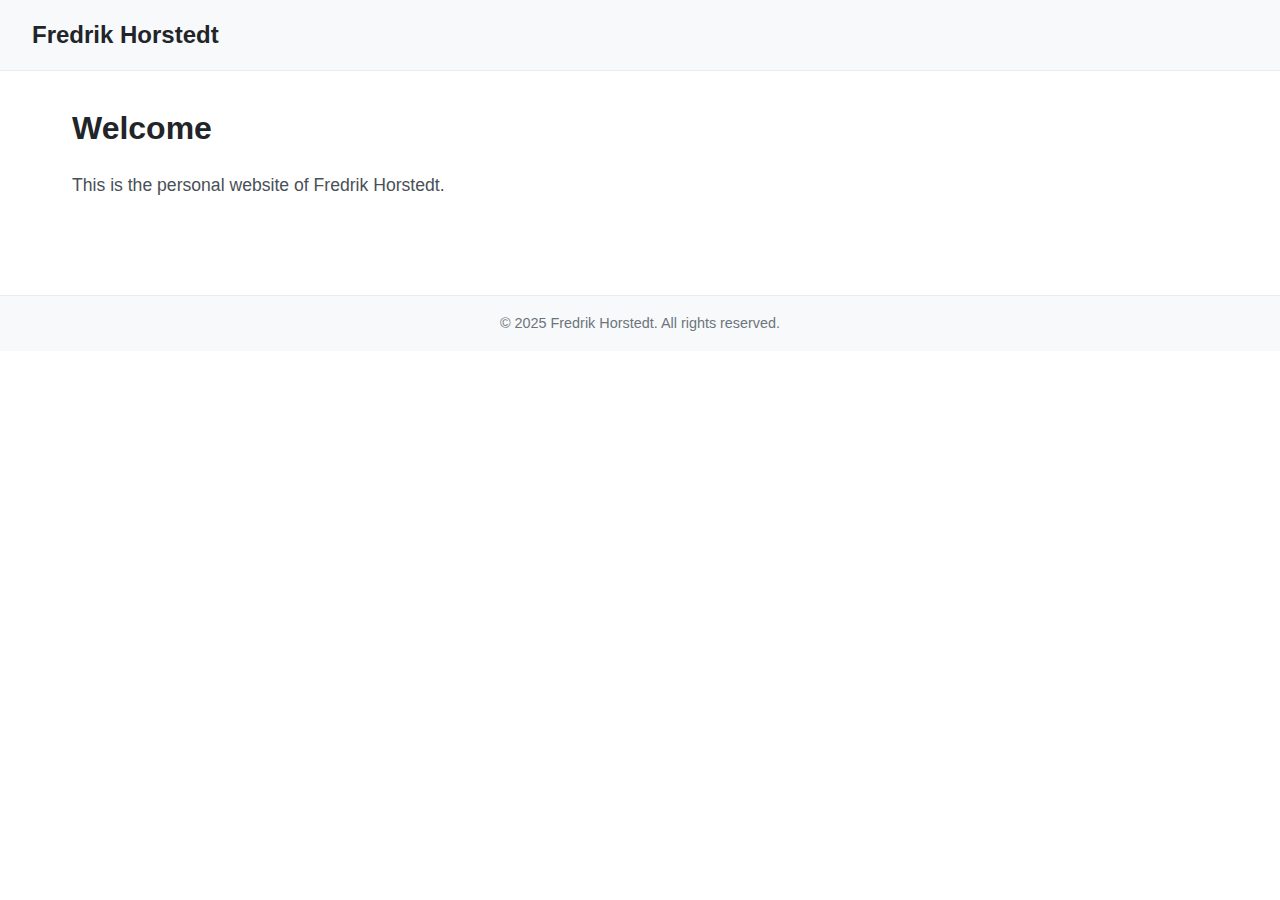
<file: index.html>
<!DOCTYPE html>
<html lang="en">
<head>
    <meta charset="UTF-8">
    <meta name="viewport" content="width=device-width, initial-scale=1.0">
    <meta name="description" content="Fredrik Horstedt's personal website">
    <title>Fredrik Horstedt</title>
    <link rel="stylesheet" href="resources/styles/main.css">
</head>
<body>
    <header>
        <nav>
            <h1>Fredrik Horstedt</h1>
        </nav>
    </header>
    
    <main>
        <section id="welcome">
            <h2>Welcome</h2>
            <p>This is the personal website of Fredrik Horstedt.</p>
        </section>
    </main>
    
    <footer>
        <p>&copy; 2025 Fredrik Horstedt. All rights reserved.</p>
    </footer>
    
    <script src="resources/scripts/main.js"></script>
</body>
</html>
</file>
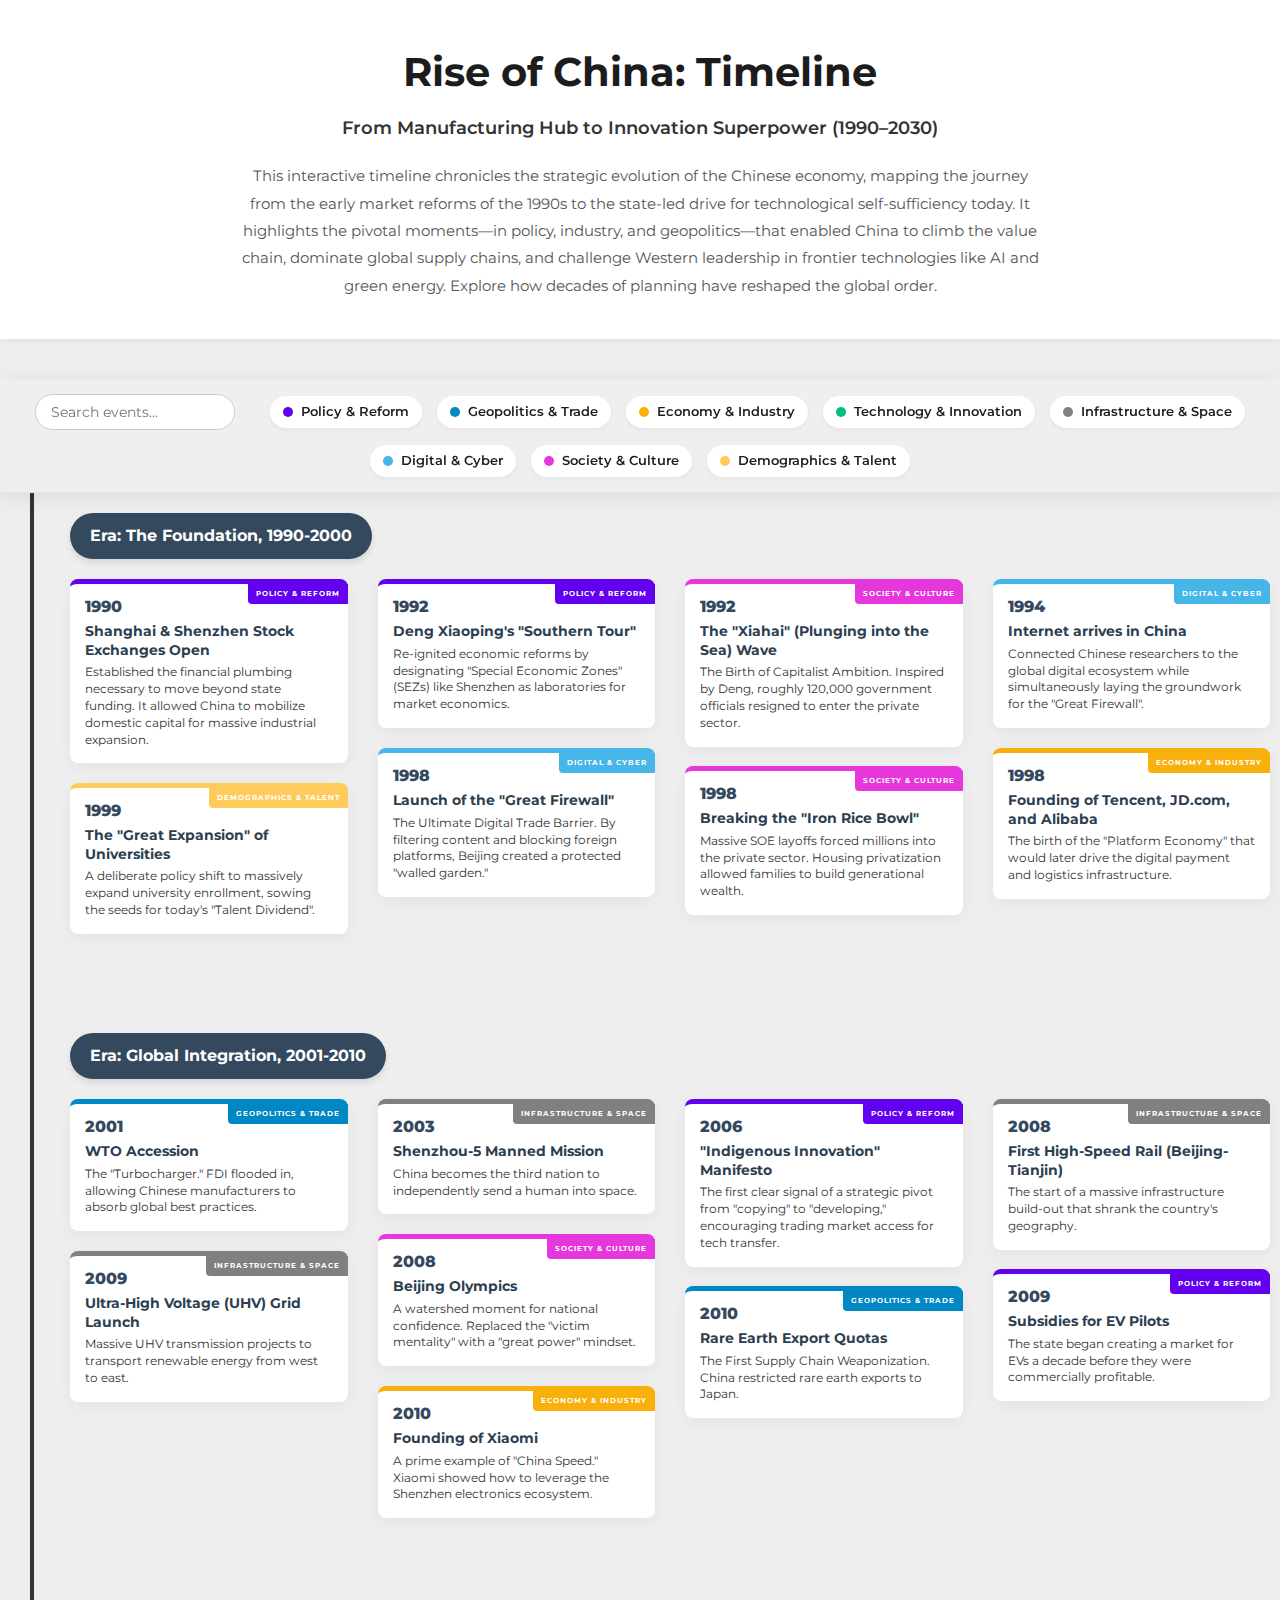
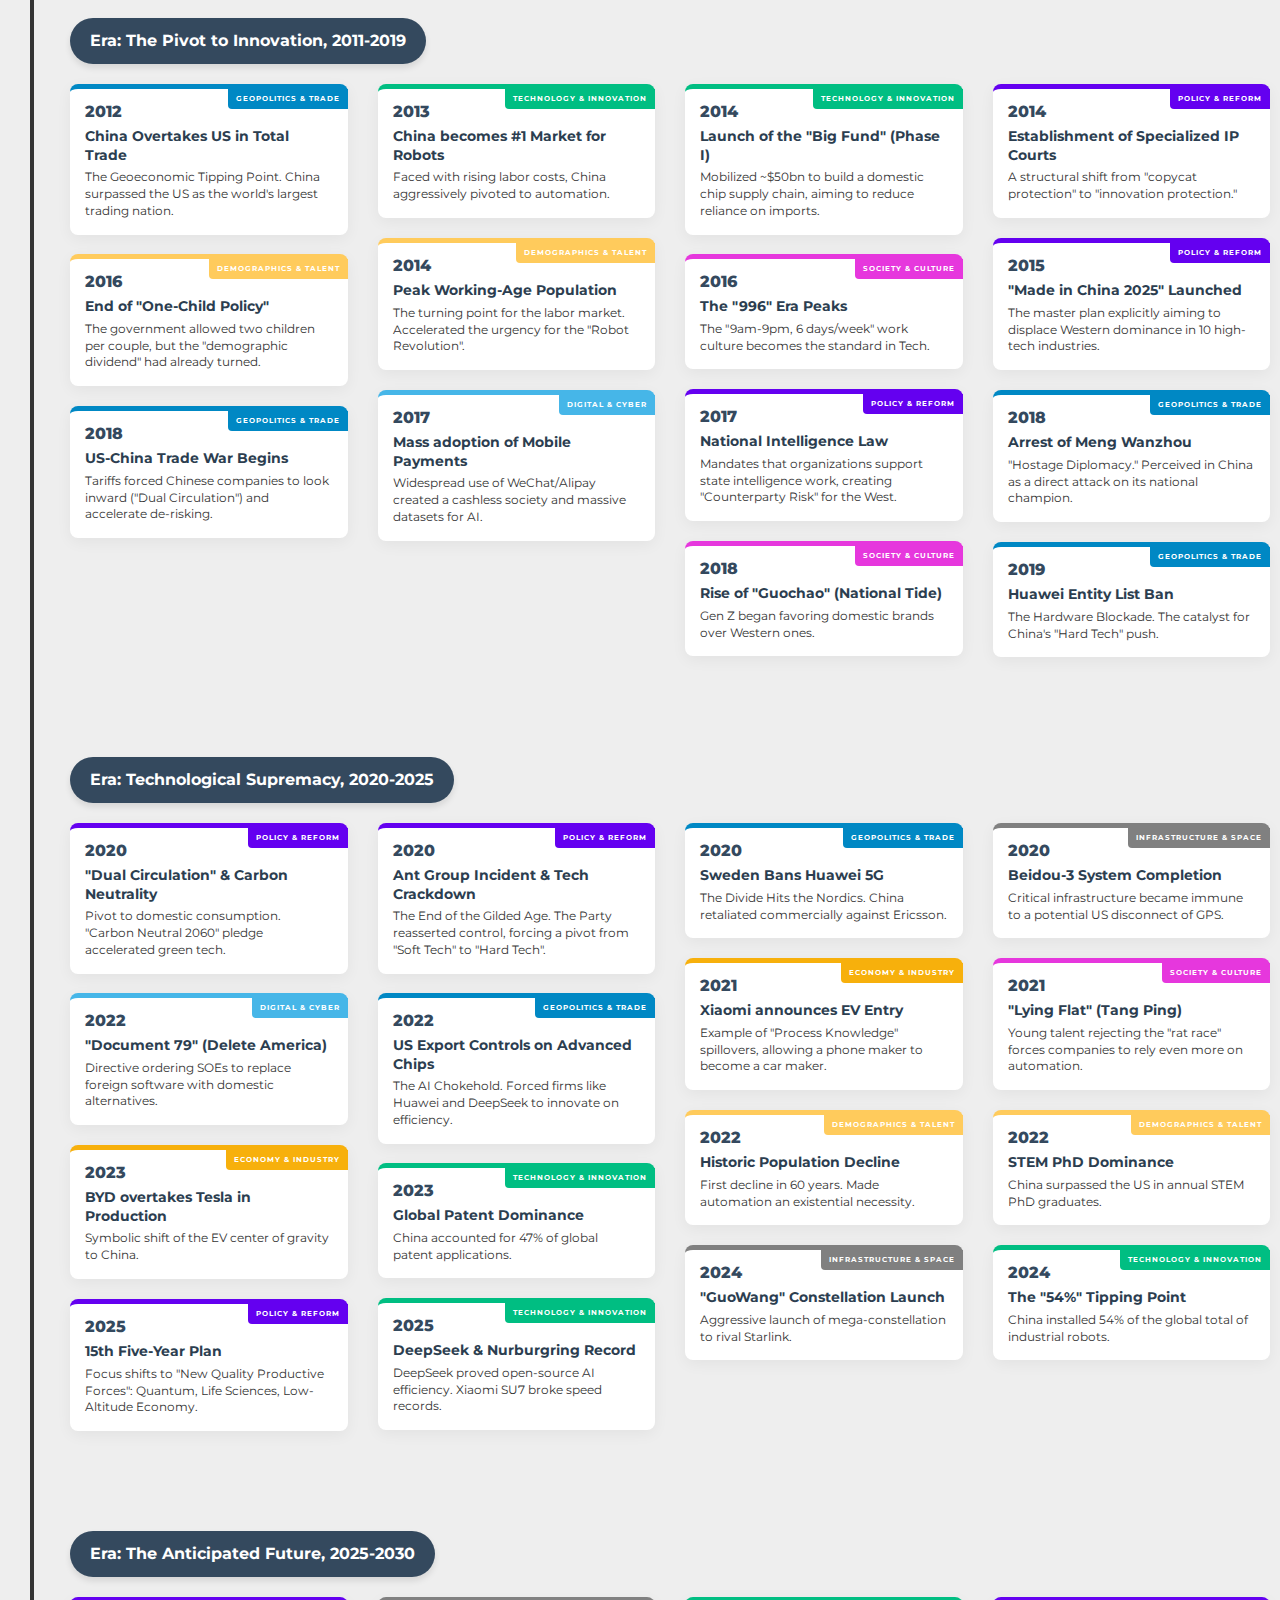
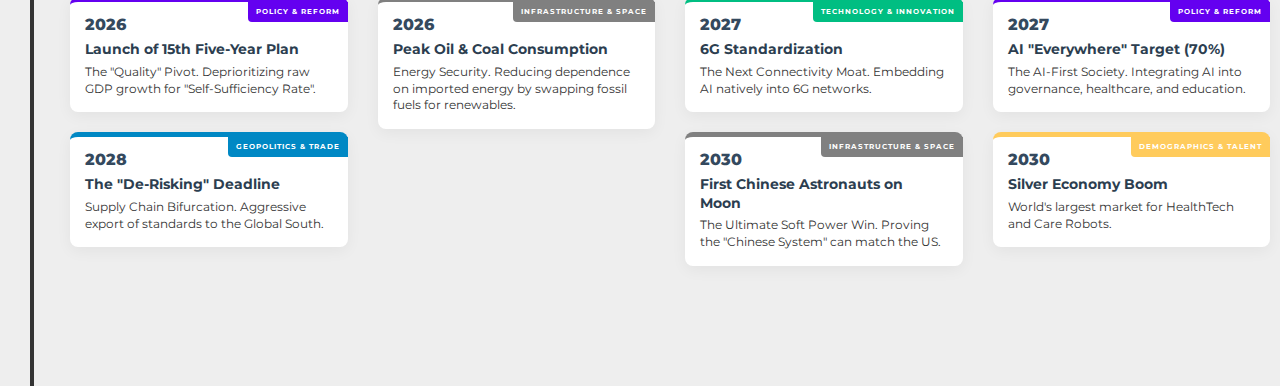
<file: china-timeline.html>
<!DOCTYPE html>
<html lang="en">
<head>
    <meta charset="UTF-8">
    <meta name="viewport" content="width=device-width, initial-scale=1.0">
    <title>Timeline: The Rise of China</title>
    <link rel="preconnect" href="https://fonts.googleapis.com">
    <link rel="preconnect" href="https://fonts.gstatic.com" crossorigin>
    <link href="https://fonts.googleapis.com/css2?family=Montserrat:wght@300;400;600;700&display=swap" rel="stylesheet">
    <link rel="stylesheet" href="resources/styles/china-timeline.css">
</head>
<body>

<header>
    <h1>Rise of China: Timeline</h1>
    <p class="subtitle">From Manufacturing Hub to Innovation Superpower (1990–2030)</p>
    <p class="intro-text">
        This interactive timeline chronicles the strategic evolution of the Chinese economy, mapping the journey from the early market reforms of the 1990s to the state-led drive for technological self-sufficiency today. It highlights the pivotal moments—in policy, industry, and geopolitics—that enabled China to climb the value chain, dominate global supply chains, and challenge Western leadership in frontier technologies like AI and green energy. Explore how decades of planning have reshaped the global order.
    </p>
</header>

<div class="legend" id="legend">
    <div class="search-container">
        <input type="text" id="searchInput" class="search-input" placeholder="Search events...">
    </div>
    <!-- Legend items injected by JS -->
</div>

<div class="timeline-container" id="timeline">
    <!-- Timeline content injected by JS -->
</div>

<script src="resources/scripts/china-timeline.js" defer></script>

</body>
</html>
</file>
<file: resources/styles/china-timeline.css>
:root {
    --bg-color: #EEEEEE;
    --text-color: #1C1C1C;
    --line-color: #333333;
    --card-bg: #FFFFFF;
    --col-policy: #6400f0;
    --col-geopolitics: #0088c4;
    --col-economy: #f7b00c;
    --col-tech: #00be82;
    --col-infra: #808080;
    --col-digital: #46b6e8;
    --col-society: #e637dd;
    --col-demographics: #ffcb5c;
}

* {
    box-sizing: border-box;
}

body {
    font-family: 'Montserrat', sans-serif;
    background-color: var(--bg-color);
    color: var(--text-color);
    margin: 0;
    padding: 0;
    line-height: 1.6;
}

header {
    text-align: center;
    padding: 40px 20px;
    background-color: #FFFFFF;
    box-shadow: 0 2px 5px rgba(0,0,0,0.05);
    margin-bottom: 40px;
}

h1 {
    margin: 0;
    font-size: 2.5rem;
    color: #1C1C1C;
}

p.subtitle {
    color: #333333;
    max-width: 800px;
    margin: 10px auto 0;
    font-size: 1.1rem;
    font-weight: 600;
}

p.intro-text {
    color: #555555;
    max-width: 800px;
    margin: 20px auto 0;
    font-size: 0.95rem;
    line-height: 1.8;
}

.legend {
    display: flex;
    flex-wrap: wrap;
    justify-content: center;
    align-items: center;
    gap: 15px;
    padding: 15px 20px;
    width: 100%;
    background: rgba(238, 238, 238, 0.95);
    backdrop-filter: blur(10px);
    position: sticky;
    top: 0;
    z-index: 2000;
    box-shadow: 0 4px 20px rgba(0,0,0,0.08);
    border-bottom: 1px solid rgba(0,0,0,0.05);
    transition: all 0.3s ease;
}

.search-container {
    margin-right: 20px;
    position: relative;
}

.search-input {
    padding: 8px 15px;
    border-radius: 20px;
    border: 1px solid #ccc;
    font-family: 'Montserrat', sans-serif;
    font-size: 0.9rem;
    width: 200px;
    transition: width 0.3s ease, border-color 0.3s ease;
    outline: none;
}

.search-input:focus {
    width: 250px;
    border-color: #333;
}

.legend-item {
    display: flex;
    align-items: center;
    font-size: 0.8rem;
    font-weight: 600;
    cursor: pointer;
    transition: all 0.3s ease;
    user-select: none;
    padding: 5px 12px;
    border-radius: 20px;
    background: #fff;
    box-shadow: 0 2px 4px rgba(0,0,0,0.05);
    border: 1px solid transparent;
}

.legend-item:hover {
    transform: translateY(-2px);
    box-shadow: 0 4px 8px rgba(0,0,0,0.1);
}

.legend-item.inactive {
    opacity: 0.4;
    background: transparent;
    box-shadow: none;
    transform: scale(0.95);
    color: #999;
    border: 1px solid #ddd;
}

.legend-item.inactive .legend-dot {
    background-color: #ccc !important;
}

.legend-dot {
    width: 10px;
    height: 10px;
    border-radius: 50%;
    margin-right: 8px;
}

.timeline-container {
    max-width: 100%;
    margin: 0;
    padding: 20px 0 20px 50px;
    position: relative;
}

.timeline-container::before {
    content: '';
    position: absolute;
    top: 0;
    bottom: 0;
    left: 30px;
    width: 4px;
    background: var(--line-color);
    transform: none;
    z-index: 0;
}

.era-section {
    position: relative;
    margin-bottom: 40px;
    z-index: 1;
    width: 100%;
    transition: z-index 0s;
}

.era-section:has(.timeline-item:hover) {
    z-index: 1500;
}

.era-title {
    text-align: left;
    margin-bottom: 20px;
    z-index: 2;
    padding-left: 20px;
    width: 100%;
    position: relative;
}

.era-title span {
    background: #34495e;
    color: #fff;
    padding: 10px 20px;
    border-radius: 30px;
    display: inline-block;
    font-size: 1rem;
    font-weight: bold;
    box-shadow: 0 4px 6px rgba(0,0,0,0.1);
}

.timeline-item {
    position: absolute;
    width: 25%;
    padding-bottom: 20px;
    box-sizing: border-box;
    padding-left: 20px;
    padding-right: 10px;
    transition: top 0.6s cubic-bezier(0.25, 1, 0.5, 1), left 0.6s cubic-bezier(0.25, 1, 0.5, 1), opacity 0.4s ease, transform 0.4s ease;
    opacity: 1;
    transform: scale(1);
    z-index: 1;
}

.timeline-item:hover {
    z-index: 100;
}

.timeline-item.hidden {
    opacity: 0;
    pointer-events: none;
    transform: scale(0.8);
    z-index: -1;
}

.timeline-item:nth-child(n) {
    grid-column: auto;
    margin: 0;
    text-align: left;
}

.timeline-content {
    background: var(--card-bg);
    padding: 10px 15px 15px 15px;
    border-radius: 8px;
    box-shadow: 0 4px 15px rgba(0,0,0,0.05);
    position: relative;
    transition: transform 0.3s ease;
    border-top: 5px solid #333;
    width: 100%;
    margin: 0;
}

.timeline-content::before {
    display: none;
}

@media (max-width: 768px) {
    .timeline-container {
        padding-left: 0;
    }

    .timeline-container::before {
        left: 30px;
    }

    .era-section {
        display: flex;
        flex-direction: column;
        height: auto !important;
    }

    .timeline-item {
        position: relative !important;
        width: 100%;
        top: auto !important;
        left: auto !important;
        padding-left: 70px !important;
        padding-right: 0 !important;
        margin-bottom: 20px;
    }
}

.year {
    font-size: 1rem;
    font-weight: 800;
    margin-bottom: 2px;
    color: #34495e;
}

.category-label {
    font-size: 0.45rem;
    text-transform: uppercase;
    letter-spacing: 1px;
    font-weight: bold;
    display: inline-block;
    padding: 4px 8px;
    color: #fff;
    position: absolute;
    top: 0;
    right: 0;
    left: auto;
    border-radius: 0 0 0 4px;
}

.event-title {
    font-size: 0.9rem;
    font-weight: bold;
    margin-bottom: 5px;
    color: #2c3e50;
    line-height: 1.3;
}

.description {
    font-size: 0.75rem;
    color: #333333;
    line-height: 1.4;
}

.timeline-content:hover {
    transform: translateY(-5px);
    box-shadow: 0 8px 25px rgba(0,0,0,0.1);
    z-index: 10;
}

.more-info {
    max-height: 0;
    overflow: hidden;
    transition: max-height 0.5s ease, opacity 0.5s ease, margin-top 0.5s ease;
    opacity: 0;
    margin-top: 0;
    font-size: 0.7rem;
}

.timeline-content:hover .more-info {
    max-height: 500px;
    opacity: 1;
    margin-top: 15px;
    padding-top: 10px;
    padding-bottom: 10px;
    border-top: 1px solid #eee;
}
</file>
<file: resources/styles/main.css>
/* Main stylesheet for Fredrik Horstedt's website */

/* CSS Reset and Base Styles */
* {
    margin: 0;
    padding: 0;
    box-sizing: border-box;
}

body {
    font-family: -apple-system, BlinkMacSystemFont, 'Segoe UI', Roboto, Oxygen, Ubuntu, Cantarell, sans-serif;
    line-height: 1.6;
    color: #333;
    background-color: #fff;
}

/* Header Styles */
header {
    background-color: #f8f9fa;
    padding: 1rem 2rem;
    border-bottom: 1px solid #e9ecef;
}

header nav h1 {
    font-size: 1.5rem;
    color: #212529;
}

/* Main Content Styles */
main {
    max-width: 1200px;
    margin: 0 auto;
    padding: 2rem;
}

section {
    margin-bottom: 2rem;
}

section h2 {
    font-size: 2rem;
    margin-bottom: 1rem;
    color: #212529;
}

section p {
    font-size: 1.1rem;
    color: #495057;
}

/* Footer Styles */
footer {
    background-color: #f8f9fa;
    padding: 1rem 2rem;
    text-align: center;
    border-top: 1px solid #e9ecef;
    margin-top: 2rem;
}

footer p {
    font-size: 0.9rem;
    color: #6c757d;
}

/* Responsive Design */
@media (max-width: 768px) {
    header nav h1 {
        font-size: 1.2rem;
    }
    
    main {
        padding: 1rem;
    }
    
    section h2 {
        font-size: 1.5rem;
    }
}
</file>
